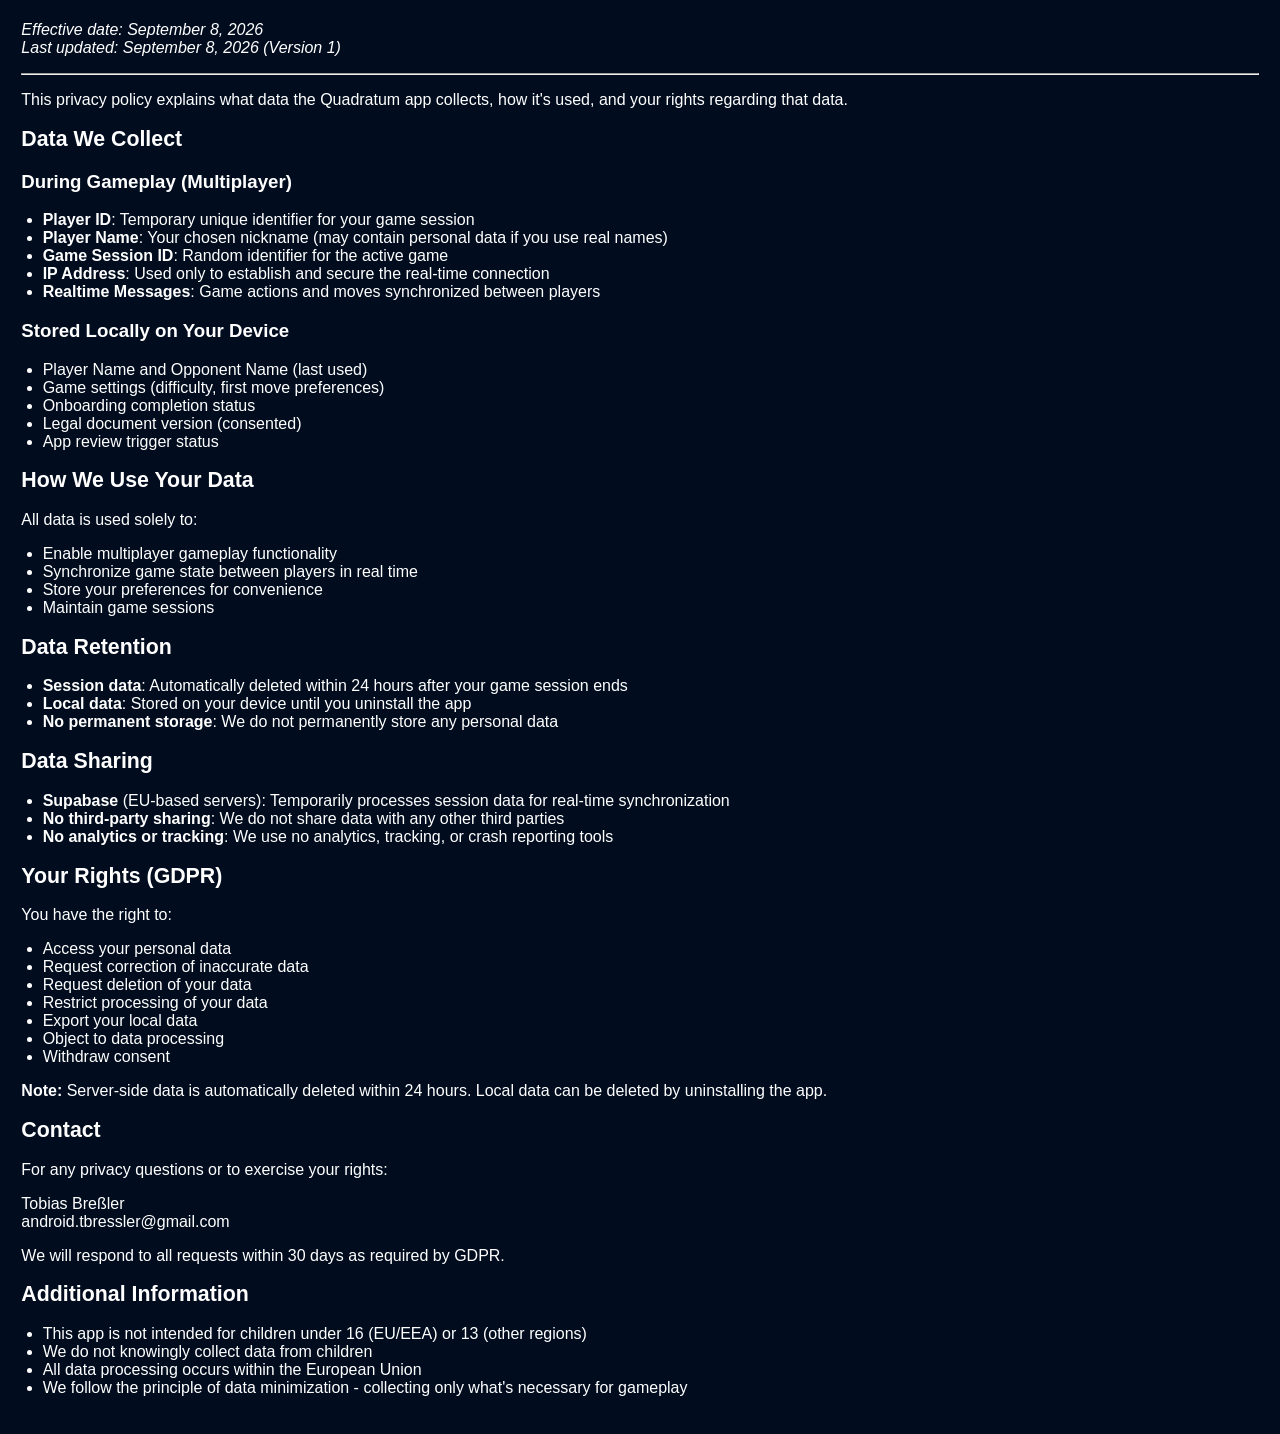
<file: legal/data-privacy.html>
<!-- DO NOT EDIT THIS FILE -->
<html lang="en" >
<head><title>Data Privacy</title><meta charset="UTF-8">
<style>
body {
  background-color: #010d1f;
  padding: 10pt;
}
* {
  font-family: Arial, Helvetica, sans-serif;
  color: white;
}
ul { padding-inline-start: 16pt; }
h1 { font-size: 18pt; }
h2 { font-size: 16pt; }
h3 { font-size: 14pt; }
</style>
</head>
<body>
<p><em>Effective date: September 8, 2026</em><br />
<em>Last updated: September 8, 2026 (Version 1)</em></p>
<hr />
<p>This privacy policy explains what data the Quadratum app collects, how it's used, and your rights regarding that data.</p>
<h2>Data We Collect</h2>
<h3>During Gameplay (Multiplayer)</h3>
<ul>
<li><strong>Player ID</strong>: Temporary unique identifier for your game session</li>
<li><strong>Player Name</strong>: Your chosen nickname (may contain personal data if you use real names)</li>
<li><strong>Game Session ID</strong>: Random identifier for the active game</li>
<li><strong>IP Address</strong>: Used only to establish and secure the real-time connection</li>
<li><strong>Realtime Messages</strong>: Game actions and moves synchronized between players</li>
</ul>
<h3>Stored Locally on Your Device</h3>
<ul>
<li>Player Name and Opponent Name (last used)</li>
<li>Game settings (difficulty, first move preferences)</li>
<li>Onboarding completion status</li>
<li>Legal document version (consented)</li>
<li>App review trigger status</li>
</ul>
<h2>How We Use Your Data</h2>
<p>All data is used solely to:</p>
<ul>
<li>Enable multiplayer gameplay functionality</li>
<li>Synchronize game state between players in real time</li>
<li>Store your preferences for convenience</li>
<li>Maintain game sessions</li>
</ul>
<h2>Data Retention</h2>
<ul>
<li><strong>Session data</strong>: Automatically deleted within 24 hours after your game session ends</li>
<li><strong>Local data</strong>: Stored on your device until you uninstall the app</li>
<li><strong>No permanent storage</strong>: We do not permanently store any personal data</li>
</ul>
<h2>Data Sharing</h2>
<ul>
<li><strong>Supabase</strong> (EU-based servers): Temporarily processes session data for real-time synchronization</li>
<li><strong>No third-party sharing</strong>: We do not share data with any other third parties</li>
<li><strong>No analytics or tracking</strong>: We use no analytics, tracking, or crash reporting tools</li>
</ul>
<h2>Your Rights (GDPR)</h2>
<p>You have the right to:</p>
<ul>
<li>Access your personal data</li>
<li>Request correction of inaccurate data</li>
<li>Request deletion of your data</li>
<li>Restrict processing of your data</li>
<li>Export your local data</li>
<li>Object to data processing</li>
<li>Withdraw consent</li>
</ul>
<p><strong>Note:</strong> Server-side data is automatically deleted within 24 hours. Local data can be deleted by uninstalling the app.</p>
<h2>Contact</h2>
<p>For any privacy questions or to exercise your rights:</p>
<p>Tobias Breßler<br />
android.tbressler@gmail.com</p>
<p>We will respond to all requests within 30 days as required by GDPR.</p>
<h2>Additional Information</h2>
<ul>
<li>This app is not intended for children under 16 (EU/EEA) or 13 (other regions)</li>
<li>We do not knowingly collect data from children</li>
<li>All data processing occurs within the European Union</li>
<li>We follow the principle of data minimization - collecting only what's necessary for gameplay</li>
</ul>
</body>
</html>
</file>
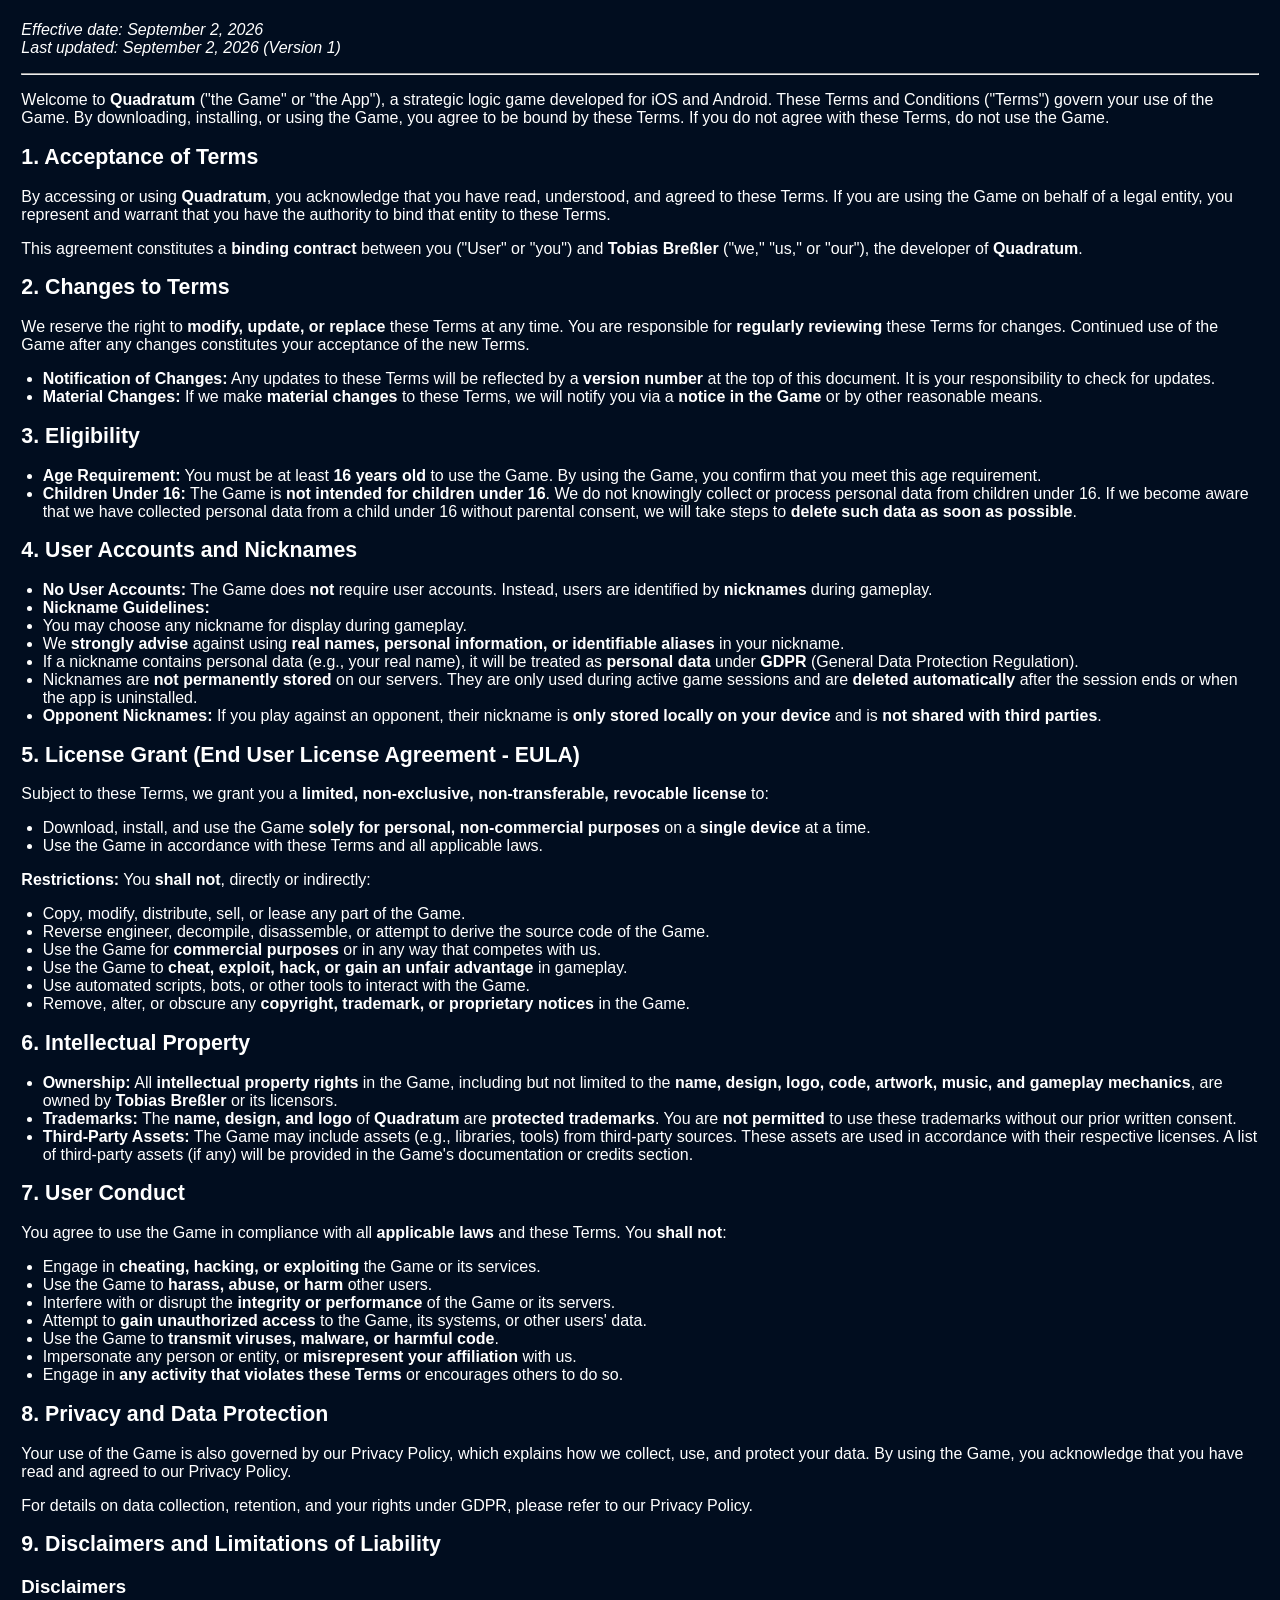
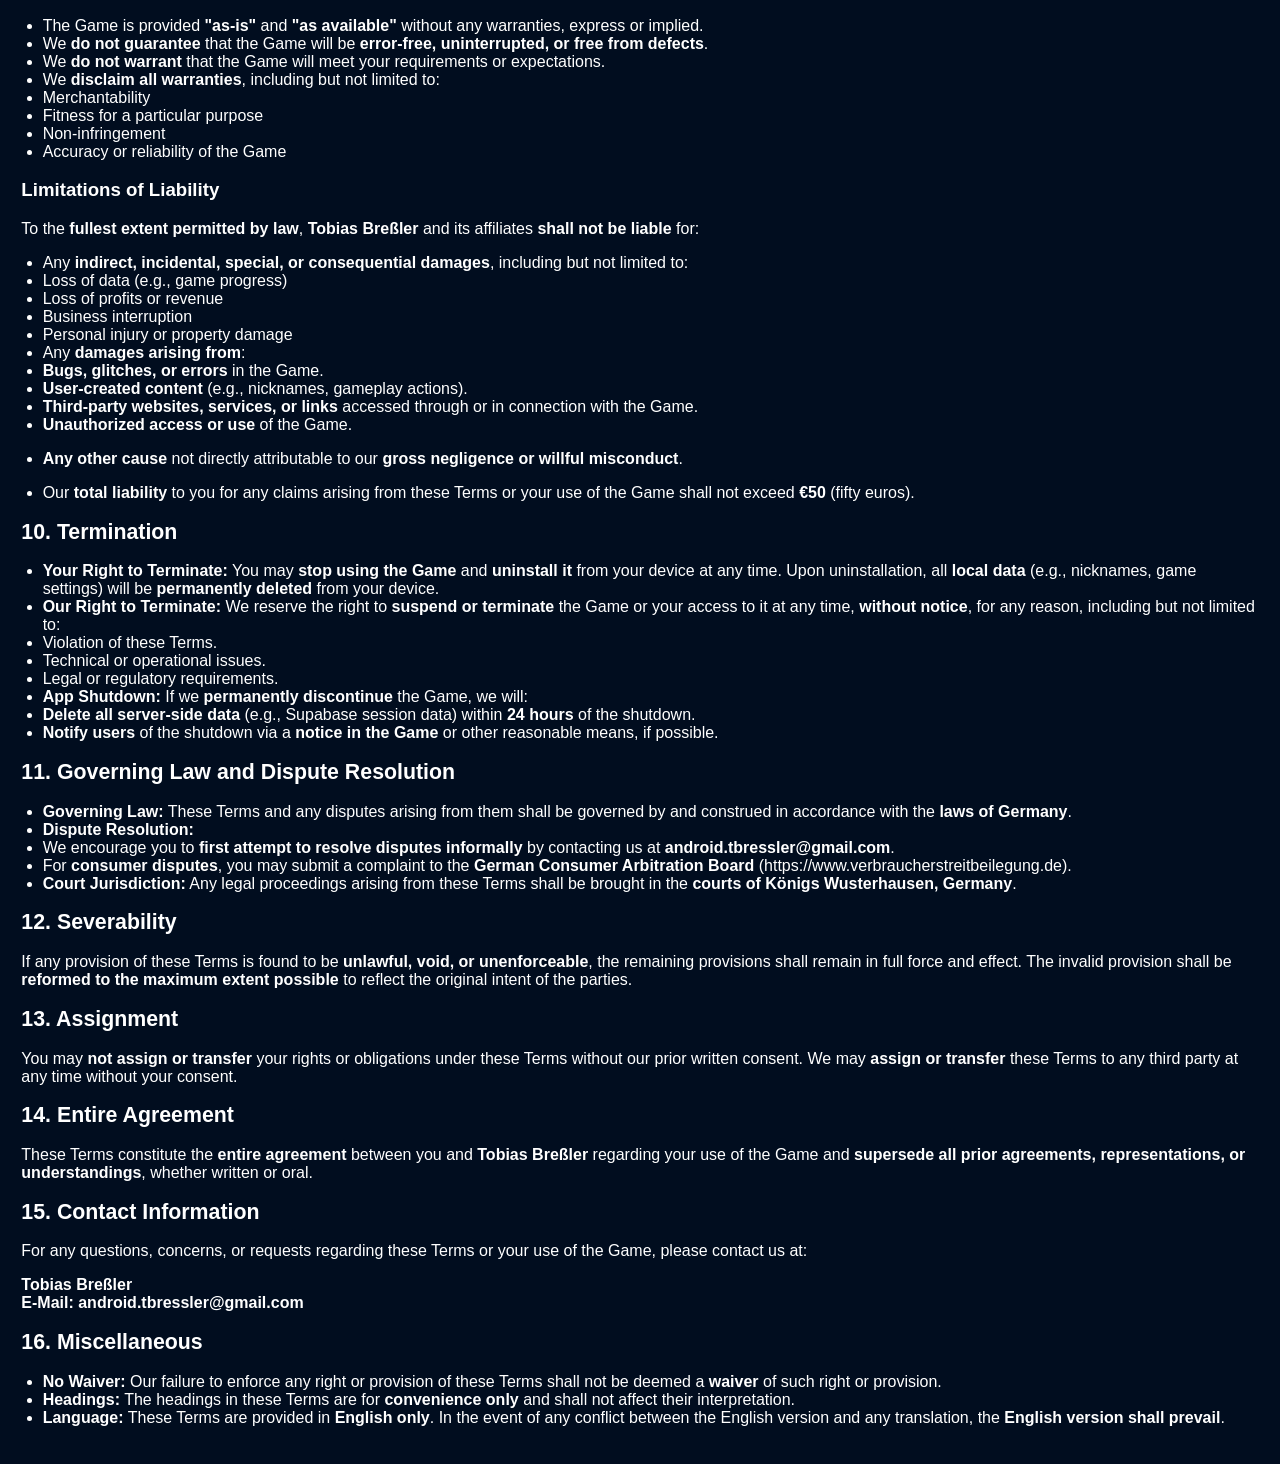
<file: legal/terms-and-conditions.html>
<!-- DO NOT EDIT THIS FILE -->
<html lang="en" >
<head><title>Terms and Conditions</title><meta charset="UTF-8">
<style>
body {
  background-color: #010d1f;
  padding: 10pt;
}
* {
  font-family: Arial, Helvetica, sans-serif;
  color: white;
}
ul { padding-inline-start: 16pt; }
h1 { font-size: 18pt; }
h2 { font-size: 16pt; }
h3 { font-size: 14pt; }
</style>
</head>
<body>
<p><em>Effective date: September 2, 2026</em><br />
<em>Last updated: September 2, 2026 (Version 1)</em></p>
<hr />
<p>Welcome to <strong>Quadratum</strong> ("the Game" or "the App"), a strategic logic game developed for iOS and Android. These Terms and Conditions ("Terms") govern your use of the Game. By downloading, installing, or using the Game, you agree to be bound by these Terms. If you do not agree with these Terms, do not use the Game.</p>
<h2>1. Acceptance of Terms</h2>
<p>By accessing or using <strong>Quadratum</strong>, you acknowledge that you have read, understood, and agreed to these Terms. If you are using the Game on behalf of a legal entity, you represent and warrant that you have the authority to bind that entity to these Terms.</p>
<p>This agreement constitutes a <strong>binding contract</strong> between you ("User" or "you") and <strong>Tobias Breßler</strong> ("we," "us," or "our"), the developer of <strong>Quadratum</strong>.</p>
<h2>2. Changes to Terms</h2>
<p>We reserve the right to <strong>modify, update, or replace</strong> these Terms at any time. You are responsible for <strong>regularly reviewing</strong> these Terms for changes. Continued use of the Game after any changes constitutes your acceptance of the new Terms.</p>
<ul>
<li><strong>Notification of Changes:</strong> Any updates to these Terms will be reflected by a <strong>version number</strong> at the top of this document. It is your responsibility to check for updates.</li>
<li><strong>Material Changes:</strong> If we make <strong>material changes</strong> to these Terms, we will notify you via a <strong>notice in the Game</strong> or by other reasonable means.</li>
</ul>
<h2>3. Eligibility</h2>
<ul>
<li><strong>Age Requirement:</strong> You must be at least <strong>16 years old</strong> to use the Game. By using the Game, you confirm that you meet this age requirement.</li>
<li><strong>Children Under 16:</strong> The Game is <strong>not intended for children under 16</strong>. We do not knowingly collect or process personal data from children under 16. If we become aware that we have collected personal data from a child under 16 without parental consent, we will take steps to <strong>delete such data as soon as possible</strong>.</li>
</ul>
<h2>4. User Accounts and Nicknames</h2>
<ul>
<li><strong>No User Accounts:</strong> The Game does <strong>not</strong> require user accounts. Instead, users are identified by <strong>nicknames</strong> during gameplay.</li>
<li><strong>Nickname Guidelines:</strong></li>
<li>You may choose any nickname for display during gameplay.</li>
<li>We <strong>strongly advise</strong> against using <strong>real names, personal information, or identifiable aliases</strong> in your nickname.</li>
<li>If a nickname contains personal data (e.g., your real name), it will be treated as <strong>personal data</strong> under <strong>GDPR</strong> (General Data Protection Regulation).</li>
<li>Nicknames are <strong>not permanently stored</strong> on our servers. They are only used during active game sessions and are <strong>deleted automatically</strong> after the session ends or when the app is uninstalled.</li>
<li><strong>Opponent Nicknames:</strong> If you play against an opponent, their nickname is <strong>only stored locally on your device</strong> and is <strong>not shared with third parties</strong>.</li>
</ul>
<h2>5. License Grant (End User License Agreement - EULA)</h2>
<p>Subject to these Terms, we grant you a <strong>limited, non-exclusive, non-transferable, revocable license</strong> to:</p>
<ul>
<li>Download, install, and use the Game <strong>solely for personal, non-commercial purposes</strong> on a <strong>single device</strong> at a time.</li>
<li>Use the Game in accordance with these Terms and all applicable laws.</li>
</ul>
<p><strong>Restrictions:</strong> You <strong>shall not</strong>, directly or indirectly:</p>
<ul>
<li>Copy, modify, distribute, sell, or lease any part of the Game.</li>
<li>Reverse engineer, decompile, disassemble, or attempt to derive the source code of the Game.</li>
<li>Use the Game for <strong>commercial purposes</strong> or in any way that competes with us.</li>
<li>Use the Game to <strong>cheat, exploit, hack, or gain an unfair advantage</strong> in gameplay.</li>
<li>Use automated scripts, bots, or other tools to interact with the Game.</li>
<li>Remove, alter, or obscure any <strong>copyright, trademark, or proprietary notices</strong> in the Game.</li>
</ul>
<h2>6. Intellectual Property</h2>
<ul>
<li><strong>Ownership:</strong> All <strong>intellectual property rights</strong> in the Game, including but not limited to the <strong>name, design, logo, code, artwork, music, and gameplay mechanics</strong>, are owned by <strong>Tobias Breßler</strong> or its licensors.</li>
<li><strong>Trademarks:</strong> The <strong>name, design, and logo</strong> of <strong>Quadratum</strong> are <strong>protected trademarks</strong>. You are <strong>not permitted</strong> to use these trademarks without our prior written consent.</li>
<li><strong>Third-Party Assets:</strong> The Game may include assets (e.g., libraries, tools) from third-party sources. These assets are used in accordance with their respective licenses. A list of third-party assets (if any) will be provided in the Game's documentation or credits section.</li>
</ul>
<h2>7. User Conduct</h2>
<p>You agree to use the Game in compliance with all <strong>applicable laws</strong> and these Terms. You <strong>shall not</strong>:</p>
<ul>
<li>Engage in <strong>cheating, hacking, or exploiting</strong> the Game or its services.</li>
<li>Use the Game to <strong>harass, abuse, or harm</strong> other users.</li>
<li>Interfere with or disrupt the <strong>integrity or performance</strong> of the Game or its servers.</li>
<li>Attempt to <strong>gain unauthorized access</strong> to the Game, its systems, or other users' data.</li>
<li>Use the Game to <strong>transmit viruses, malware, or harmful code</strong>.</li>
<li>Impersonate any person or entity, or <strong>misrepresent your affiliation</strong> with us.</li>
<li>Engage in <strong>any activity that violates these Terms</strong> or encourages others to do so.</li>
</ul>
<h2>8. Privacy and Data Protection</h2>
<p>Your use of the Game is also governed by our Privacy Policy, which explains how we collect, use, 
and protect your data. By using the Game, you acknowledge that you have read and agreed to our 
Privacy Policy.</p>
<p>For details on data collection, retention, and your rights under GDPR, please refer to our 
Privacy Policy.</p>
<h2>9. Disclaimers and Limitations of Liability</h2>
<h3><strong>Disclaimers</strong></h3>
<ul>
<li>The Game is provided <strong>"as-is"</strong> and <strong>"as available"</strong> without any warranties, express or implied.</li>
<li>We <strong>do not guarantee</strong> that the Game will be <strong>error-free, uninterrupted, or free from defects</strong>.</li>
<li>We <strong>do not warrant</strong> that the Game will meet your requirements or expectations.</li>
<li>We <strong>disclaim all warranties</strong>, including but not limited to:</li>
<li>Merchantability</li>
<li>Fitness for a particular purpose</li>
<li>Non-infringement</li>
<li>Accuracy or reliability of the Game</li>
</ul>
<h3><strong>Limitations of Liability</strong></h3>
<p>To the <strong>fullest extent permitted by law</strong>, <strong>Tobias Breßler</strong> and its affiliates <strong>shall not be liable</strong> for:</p>
<ul>
<li>Any <strong>indirect, incidental, special, or consequential damages</strong>, including but not limited to:</li>
<li>Loss of data (e.g., game progress)</li>
<li>Loss of profits or revenue</li>
<li>Business interruption</li>
<li>Personal injury or property damage</li>
<li>Any <strong>damages arising from</strong>:</li>
<li><strong>Bugs, glitches, or errors</strong> in the Game.</li>
<li><strong>User-created content</strong> (e.g., nicknames, gameplay actions).</li>
<li><strong>Third-party websites, services, or links</strong> accessed through or in connection with the Game.</li>
<li><strong>Unauthorized access or use</strong> of the Game.</li>
<li>
<p><strong>Any other cause</strong> not directly attributable to our <strong>gross negligence or willful misconduct</strong>.</p>
</li>
<li>
<p>Our <strong>total liability</strong> to you for any claims arising from these Terms or your use of the Game shall not exceed <strong>€50</strong> (fifty euros).</p>
</li>
</ul>
<h2>10. Termination</h2>
<ul>
<li><strong>Your Right to Terminate:</strong> You may <strong>stop using the Game</strong> and <strong>uninstall it</strong> from your device at any time. Upon uninstallation, all <strong>local data</strong> (e.g., nicknames, game settings) will be <strong>permanently deleted</strong> from your device.</li>
<li><strong>Our Right to Terminate:</strong> We reserve the right to <strong>suspend or terminate</strong> the Game or your access to it at any time, <strong>without notice</strong>, for any reason, including but not limited to:</li>
<li>Violation of these Terms.</li>
<li>Technical or operational issues.</li>
<li>Legal or regulatory requirements.</li>
<li><strong>App Shutdown:</strong> If we <strong>permanently discontinue</strong> the Game, we will:</li>
<li><strong>Delete all server-side data</strong> (e.g., Supabase session data) within <strong>24 hours</strong> of the shutdown.</li>
<li><strong>Notify users</strong> of the shutdown via a <strong>notice in the Game</strong> or other reasonable means, if possible.</li>
</ul>
<h2>11. Governing Law and Dispute Resolution</h2>
<ul>
<li><strong>Governing Law:</strong> These Terms and any disputes arising from them shall be governed by and construed in accordance with the <strong>laws of Germany</strong>.</li>
<li><strong>Dispute Resolution:</strong></li>
<li>We encourage you to <strong>first attempt to resolve disputes informally</strong> by contacting us at <strong>android.tbressler@gmail.com</strong>.</li>
<li>For <strong>consumer disputes</strong>, you may submit a complaint to the <strong>German Consumer Arbitration Board</strong> (https://www.verbraucherstreitbeilegung.de).</li>
<li><strong>Court Jurisdiction:</strong> Any legal proceedings arising from these Terms shall be brought in the <strong>courts of Königs Wusterhausen, Germany</strong>.</li>
</ul>
<h2>12. Severability</h2>
<p>If any provision of these Terms is found to be <strong>unlawful, void, or unenforceable</strong>, the remaining provisions shall remain in full force and effect. The invalid provision shall be <strong>reformed to the maximum extent possible</strong> to reflect the original intent of the parties.</p>
<h2>13. Assignment</h2>
<p>You may <strong>not assign or transfer</strong> your rights or obligations under these Terms without our prior written consent. We may <strong>assign or transfer</strong> these Terms to any third party at any time without your consent.</p>
<h2>14. Entire Agreement</h2>
<p>These Terms constitute the <strong>entire agreement</strong> between you and <strong>Tobias Breßler</strong> regarding your use of the Game and <strong>supersede all prior agreements, representations, or understandings</strong>, whether written or oral.</p>
<h2>15. Contact Information</h2>
<p>For any questions, concerns, or requests regarding these Terms or your use of the Game, please contact us at:</p>
<p><strong>Tobias Breßler</strong>  <br />
<strong>E-Mail: android.tbressler@gmail.com</strong></p>
<h2>16. Miscellaneous</h2>
<ul>
<li><strong>No Waiver:</strong> Our failure to enforce any right or provision of these Terms shall not be deemed a <strong>waiver</strong> of such right or provision.</li>
<li><strong>Headings:</strong> The headings in these Terms are for <strong>convenience only</strong> and shall not affect their interpretation.</li>
<li><strong>Language:</strong> These Terms are provided in <strong>English only</strong>. In the event of any conflict between the English version and any translation, the <strong>English version shall prevail</strong>.</li>
</ul>
</body>
</html>
</file>
